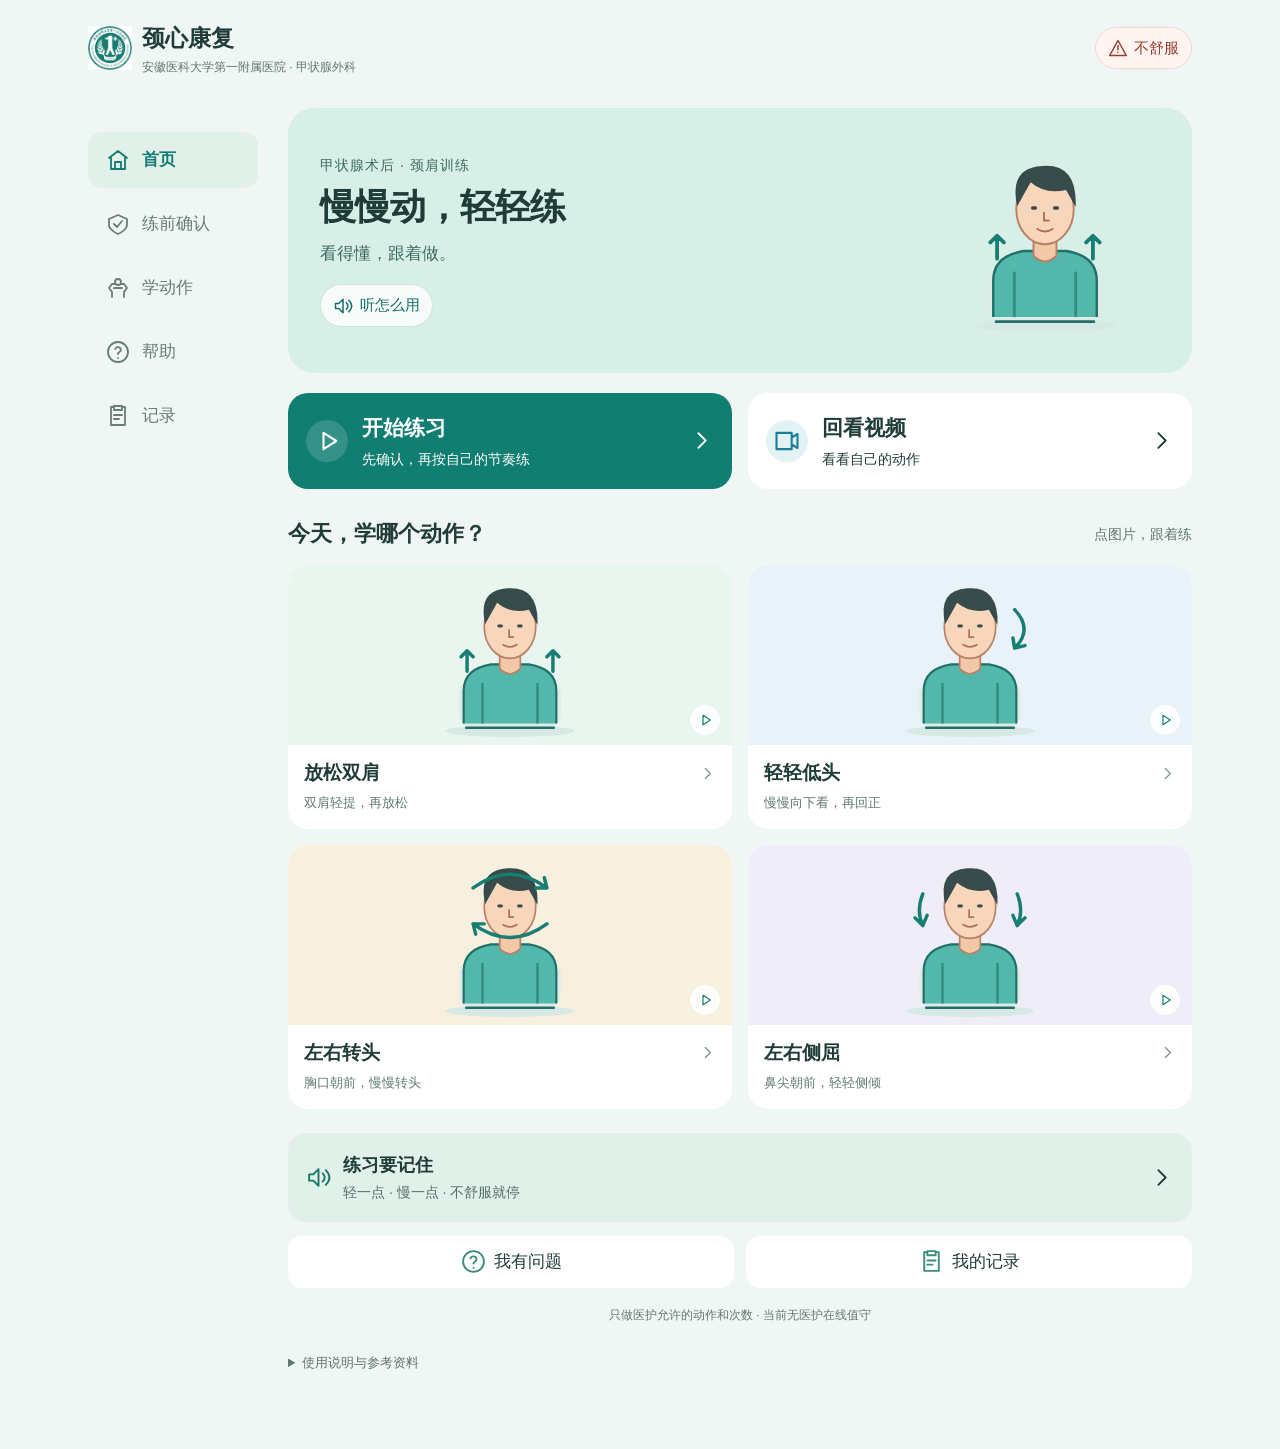
<file: index.html>
<!DOCTYPE html>

<html lang="zh-CN">
<head>
<meta charset="utf-8"/><meta content="width=device-width,initial-scale=1" name="viewport"/>
<meta content="#137e73" name="theme-color"/>
<title>颈心康复 · 安徽医科大学第一附属医院甲状腺外科</title>
<link href="assets/hospital-logo.png" rel="icon" type="image/png"/>
<link href="assets/hospital-logo.png" rel="apple-touch-icon"/>
<link href="style.css?v=20261104-visual" rel="stylesheet"/>
</head>
<body><header class="app-header"><a class="brand" data-go="home" href="#"><img alt="医院院徽" height="44" src="assets/hospital-logo.png" width="44"/><span>颈心康复<small>安徽医科大学第一附属医院 · 甲状腺外科</small></span></a><button aria-haspopup="dialog" class="urgent-button" id="urgent" type="button"><span data-icon="alert"></span>不舒服</button></header>

<div class="shell">
<aside><nav aria-label="主导航"><button aria-current="page" class="nav active" data-tab="home" type="button"><span data-icon="home"></span><span>首页</span></button><button class="nav" data-tab="screen" type="button"><span data-icon="shield"></span><span>练前确认</span></button><button class="nav" data-tab="practice" type="button"><span data-icon="exercise"></span><span>学动作</span></button><button class="nav" data-tab="guide" type="button"><span data-icon="help"></span><span>帮助</span></button><button class="nav" data-tab="record" type="button"><span data-icon="record"></span><span>记录</span></button></nav></aside>
<main><section class="page home-page" id="home">
<div class="welcome"><div><p class="hospital-label">甲状腺术后 · 颈肩训练</p><h1>慢慢动，轻轻练</h1><p>看得懂，跟着做。</p><button class="voice-button" id="listen-home" type="button"><span data-icon="sound"></span>听怎么用</button></div><img alt="坐稳并放松双肩的动作示意" class="welcome-person" src="assets/movements/relax.svg"/></div>
<div class="main-actions"><button class="start-card" data-go="screen" type="button"><span class="action-symbol" data-icon="play"></span><span><strong>开始练习</strong><small>先确认，再按自己的节奏练</small></span><span data-icon="arrow"></span></button><button class="review-card" id="home-review" type="button"><span class="action-symbol" data-icon="video"></span><span><strong>回看视频</strong><small>看看自己的动作</small></span><span data-icon="arrow"></span></button></div>
<section aria-labelledby="movement-title" class="home-movements"><div class="section-title"><h2 id="movement-title">今天，学哪个动作？</h2><span>点图片，跟着练</span></div><div class="movement-grid" id="home-exercises"></div></section>
<div class="home-bottom"><button class="audio-help" id="listen-safety" type="button"><span data-icon="sound"></span><span><strong>练习要记住</strong><small>轻一点 · 慢一点 · 不舒服就停</small></span><span data-icon="arrow"></span></button><div class="help-pair"><button data-go="guide" type="button"><span data-icon="help"></span>我有问题</button><button data-go="record" type="button"><span data-icon="record"></span>我的记录</button></div></div>
<p class="home-disclaimer">只做医护允许的动作和次数 · 当前无医护在线值守</p>
</section>

<section class="page" hidden="" id="screen">
<div class="intro"><h1>先确认，再练习</h1><p>每次练习前，回答5个问题。</p><button class="voice-button" id="listen-question" type="button"><span data-icon="sound"></span>听这一题</button></div>
<form id="screen-form">
<div id="screen-questions">
<div class="step-progress"><span aria-live="polite" id="screen-count">第1题，共5题</span><progress aria-label="练前确认进度" id="screen-progress" max="5" value="1">1 / 5</progress></div>
<fieldset aria-describedby="emergency-hint" class="screen-step" data-question="emergency">
<legend tabindex="-1">现在有没有紧急情况？</legend><div aria-hidden="true" class="question-symbol" data-icon="alert"></div>
<ul class="symptom-list" id="emergency-hint"><li>喘不过气，或吸气有尖锐响声</li><li>脖子突然肿起，或越来越紧</li><li>伤口明显出血</li></ul>
<div class="answer-options"><label><input name="emergency" required="" type="radio" value="no"/><span>都没有</span><span aria-hidden="true" class="answer-symbol" data-icon="check"></span></label><label><input name="emergency" type="radio" value="yes"/><span>有一项，或说不清</span><span aria-hidden="true" class="answer-symbol" data-icon="help"></span></label></div>
</fieldset>
<fieldset aria-describedby="review-hint" class="screen-step" data-question="review" hidden="">
<legend tabindex="-1">有没有新出现或加重的不舒服？</legend><div aria-hidden="true" class="question-symbol" data-icon="heart"></div>
<ul class="symptom-list" id="review-hint"><li>喝水呛、声音变哑或带水声、口水不好咽</li><li>嘴周或手指发麻、抽筋</li><li>更疼、头晕、恶心、心慌、很累</li></ul>
<div class="answer-options"><label><input name="review" required="" type="radio" value="no"/><span>没有</span><span aria-hidden="true" class="answer-symbol" data-icon="check"></span></label><label><input name="review" type="radio" value="yes"/><span>有，或说不清</span><span aria-hidden="true" class="answer-symbol" data-icon="help"></span></label></div>
</fieldset>
<fieldset class="screen-step" data-question="clearance" hidden="">
<legend tabindex="-1">医护让您做这些动作了吗？</legend><div aria-hidden="true" class="question-symbol" data-icon="shield"></div>
<div class="answer-options"><label><input name="clearance" required="" type="radio" value="yes"/><span>已允许，也告诉我练多少</span><span aria-hidden="true" class="answer-symbol" data-icon="check"></span></label><label><input name="clearance" type="radio" value="no"/><span>没有，或不清楚</span><span aria-hidden="true" class="answer-symbol" data-icon="help"></span></label></div>
</fieldset>
<fieldset aria-describedby="special-hint" class="screen-step" data-question="special" hidden="">
<legend tabindex="-1">有下面这些情况吗？</legend><div aria-hidden="true" class="question-symbol" data-icon="help"></div>
<ul class="symptom-list" id="special-hint"><li>侧颈清扫、特殊入路或重建手术</li><li>原来就有吞咽困难、明显声音异常</li><li>严重颈椎疾病</li></ul>
<div class="answer-options"><label><input name="special" required="" type="radio" value="no"/><span>没有</span><span aria-hidden="true" class="answer-symbol" data-icon="check"></span></label><label><input name="special" type="radio" value="reviewed"/><span>有，医护已单独同意这些动作</span><span aria-hidden="true" class="answer-symbol" data-icon="check"></span></label><label><input name="special" type="radio" value="yes"/><span>有或不清楚，还没单独问过医护</span><span aria-hidden="true" class="answer-symbol" data-icon="help"></span></label></div>
</fieldset>
<fieldset class="screen-step" data-question="stable" hidden="">
<legend tabindex="-1">能坐稳，并保护好伤口和管子吗？</legend><div aria-hidden="true" class="question-symbol" data-icon="seat"></div>
<div class="answer-options"><label><input name="stable" required="" type="radio" value="yes"/><span>能，已按医护要求准备好</span><span aria-hidden="true" class="answer-symbol" data-icon="check"></span></label><label><input name="stable" type="radio" value="no"/><span>不能，或不清楚</span><span aria-hidden="true" class="answer-symbol" data-icon="help"></span></label></div>
</fieldset>
<p class="form-hint" hidden="" id="screen-hint" role="status">请先选一个回答。</p>
<div class="step-actions"><button hidden="" id="screen-back" type="button">上一题</button><button class="primary" id="screen-next" type="button">下一题</button><button class="primary" hidden="" id="screen-submit" type="submit">完成确认</button></div>
</div>
</form>
<div aria-live="polite" class="result" hidden="" id="screen-result" role="status"></div>
</section>
<section class="page" hidden="" id="practice">
<div class="intro"><h1>开始练习</h1><p>先看示意，再按医护交代的要求练。</p></div>
<div class="notice" id="locked"><p>先完成练前确认，再开始练习。</p><button class="primary" data-go="screen" type="button">去确认</button></div>
<div hidden="" id="workspace"><a id="camera-practice-entry" href="guide.html?v=20261108-steps" style="display:flex;align-items:center;justify-content:space-between;gap:12px;margin:0 0 18px;padding:18px;background:#176b58;color:white;border-radius:14px;text-decoration:none;font-size:20px;font-weight:600"><span>按自己的节奏练<small style="display:block;font-size:15px;font-weight:400;margin-top:6px">动画分步示范 · 准备好了再继续</small></span><span aria-hidden="true">→</span></a><div aria-label="选择颈肩动作" class="exercise-picker" id="exercise-picker"></div>
<label class="sr-only" for="exercise">这次练哪个动作？</label><select class="sr-only" id="exercise"></select>
<article class="exercise-panel"><div class="movement-stage"><div class="stage-text"><span class="stage-label">动作示意</span><h2 id="stage-name">颈肩放松</h2><p id="stage-caption">坐稳，轻轻做</p><button class="voice-button" id="listen-exercise" type="button"><span data-icon="sound"></span>听动作讲解</button></div><div class="patient-scene" id="patient-scene"></div></div><div class="demo-controls"><button class="primary" id="demo-toggle" type="button"><span data-icon="play"></span>播放动作示意</button><span>示意幅度不作训练目标</span></div>
<h2 class="sr-only" id="exercise-title"></h2><ol class="action-steps" id="exercise-how"></ol>
<p class="safety-line">轻柔、慢一点。不舒服就停下。</p>
<details class="quiet-details"><summary>练多少？要注意什么？</summary><p>次数以医护交代的为准，不自行加量。</p><p id="exercise-dose"></p><p class="muted" id="exercise-source"></p><ul><li>不用手扳头，不绕圈，不自行做抗阻训练。</li></ul></details>
</article>
<section aria-labelledby="video-title" class="video-panel">
<h2 id="video-title">看看自己的动作</h2><div class="video-steps"><span><b>1</b>拍视频</span><span><b>2</b>回看动作</span><span><b>3</b>请医护指导</span></div>
<p class="muted">只在这台设备处理，不会发送到医院。</p>
<ul class="capture-guide" hidden="" id="ai-capture"><li>手机固定，1人入镜，拍全头、肩和腰。</li><li>开头2秒坐正。拍6～45秒，建议6～15秒。</li><li>只拍已获准的练习，不为拍摄加练。</li></ul>
<label class="filebutton">选择或拍摄视频 <input accept="video/*" capture="user" id="video-file" type="file"/></label>
<p class="muted" id="video-status" role="status">还没有选择视频</p>
<video controls="" hidden="" id="video" playsinline=""></video>
<div class="tools" hidden="" id="video-tools"><button id="slow" type="button">慢放</button><button id="normal" type="button">正常播放</button><button id="remove-video" type="button">移除视频</button></div>
</section><div class="ai-entry-banner"><span data-icon="scan"></span><div><strong>AI 帮你找回看片段</strong><p id="ai-entry-state">选好低头、转头或侧屈，再选择视频。</p></div></div>
<details class="task-details" id="selfcheck-details">
<summary>自己检查动作</summary>
<h3>对照这几个要点</h3><ol id="checkpoints"></ol>
<h3>我看到的问题</h3><div id="issues"></div>
<label class="check discomfort"><input id="discomfort" type="checkbox"/>练习时有新出现或加重的不舒服</label>
<button class="primary" id="feedback" type="button">查看自查建议</button>
<div aria-live="polite" class="result" hidden="" id="feedback-result" role="status"></div>
<div class="bottom-actions"><button id="record-session" type="button">记到我的记录</button><span class="muted">仅本次保留，未发送医护。</span></div>
</details>
<section aria-labelledby="ai-title" class="ai-panel" hidden="" id="ai-panel">
<p class="ai-entry-note">先选动作和视频，再分析。提示需医护复核。</p><h2 id="ai-title">AI 辅助回看</h2>
<p>只看低头、转头、侧屈时的肩膀和身体变化。</p>
<p class="ai-boundary">未经临床验证，不能判断动作合格或安全。</p>
<label class="check"><input id="ai-baseline" type="checkbox"/>手机固定，开头2秒正面坐好</label>
<label class="check"><input id="ai-consent" type="checkbox"/>我明白结果需要医护复核</label>
<div class="tools"><button id="ai-prepare" type="button">准备AI</button><button class="primary" id="ai-start" type="button">开始分析</button><button disabled="" id="ai-cancel" type="button">取消</button></div>
<p aria-live="polite" id="ai-status" role="status">首次先点“准备AI”，再开始分析。</p>
<div aria-live="polite" id="ai-result"></div><canvas aria-label="视频回看画面及人体关键点，仅供医护复核" hidden="" id="ai-canvas"></canvas>
<details class="technical-details"><summary>AI原理与适用范围</summary><p>不评估头颈角度、其他动作、吞咽、疼痛或切口。多人入镜、画面不清或参考姿势不稳时无法判断；未提示异常也不代表动作合格或安全。</p><p>临床依据：甲状腺术后康复研究支持开展经许可的训练；轻柔活动、疼痛时寻求专业建议等原则见公开患者教育。<strong>这些证据并未验证本算法或本系统的纠错疗效。</strong></p>
<p>技术：MediaPipe Pose Landmarker 1.2.0 在设备上识别人体关键点，再与本人前两秒的参考画面比较。只看相对投影变化，不测临床颈椎活动度、不认定“转体”或“抬肩”的原因。固定镜头仍不能完全排除视角和模型误差。</p>
<p>工程触发参数：可见度 ≥0.70、有效帧比例 ≥70%、至少12个有效帧；参考帧至少4帧。投影肩线/躯干方向变化超过8°、双肩投影宽度变化超过25%或归一化位置变化超过0.18，且连续至少3个采样帧，才标出回看片段。参考姿势稳定性参数为5°。<strong>以上是探索性工程设置，并非文献或指南给出的临床阈值，不用于评价患者。</strong></p>
<p>没有触发提示也不等于安全或动作合格。当前不识别颈部前屈角、转头角、呼吸、吞咽；转头时的肩部投影变化可能来自视角，需人工复核。首次需下载模型约6 MB及计算组件约14 MB（设备可能使用不同组件），之后可复用浏览器缓存。视频帧仅在本设备处理，不上传。视频模式逐帧分析保留每秒3帧采样和原有触发规则；未完成或超时不生成判断。</p>
<ul><li><a href="https://pubmed.ncbi.nlm.nih.gov/41778443/" rel="noopener" target="_blank">Huang 等，2026：甲状腺术后联合康复随机试验</a>（临床背景，不是AI验证）。</li><li><a href="https://www.cuh.nhs.uk/patient-information/neck-and-shoulder-exercises/" rel="noopener" target="_blank">CUH 颈肩术后训练患者教育，2024批准版</a>（一般术后康复背景；不将其剂量直接套用至所有甲状腺患者）。</li><li><a href="https://developers.google.com/edge/mediapipe/solutions/vision/pose_landmarker/web_js" rel="noopener" target="_blank">Google MediaPipe 官方技术说明</a>（技术能力，不构成医疗器械或临床效能认可）。</li></ul></details>
</section>
</div>
</section>
<section class="page" hidden="" id="guide">
<div class="intro"><h1>常见问题</h1><p>点问题看建议，也可以点喇叭听。</p><button class="voice-button" id="listen-guide" type="button"><span data-icon="sound"></span>听常见提醒</button></div>
<div class="topic-list" id="topics"></div>
<details class="quiet-details"><summary>我还有别的问题</summary>
<form id="ask-form"><label class="fieldlabel" for="question">说说您的问题</label><div class="ask-row"><input id="question" maxlength="300" placeholder="例如：练习时头晕怎么办？" required=""/><button class="primary" type="submit">查看建议</button></div><p class="muted">请勿填姓名、电话。按预设内容回答，无人在线回复。</p></form>
</details>
<div aria-live="polite" class="result" hidden="" id="answer" role="status"></div>
</section>
<section class="page" hidden="" id="record">
<div class="intro"><h1>我的记录</h1><p>方便回顾，或给医护看。</p></div>
<div id="records"></div><p class="notice" hidden="" id="ai-record-note">本次AI回看结果也会写入下载文件。</p>
<details class="quiet-details"><summary>补充一句话（可选）</summary><label class="fieldlabel" for="note">想记录什么？</label><textarea id="note" maxlength="300" placeholder="例如：今天右侧牵拉感比昨天明显。" rows="3"></textarea><p class="muted">只作记录，无人在线查看；不舒服请先联系医护。勿填姓名、电话。</p></details>
<div hidden="" id="record-tools"><div class="tools"><button class="primary" id="export" type="button">下载记录</button><button id="clear-record" type="button">清空本次</button></div><p class="muted">只下载到本设备，不会自动发送。</p></div>
</section>
<footer id="sources"><details><summary>使用说明与参考资料</summary><p>训练条目根据提供的护理方案整理，需经科室审核后用于临床。颈肩训练参考量来自护理方案，不替代个体医嘱。原型无精确角度测量、吞咽评估、动作评分、自动进阶、药物指导或急救监测功能。</p><p>所选视频使用本地临时地址回放，不上传、不存入数据库；刷新或关闭后会话记录清空。服务器不接收表单与问题，不使用分析追踪脚本。请勿在公用设备留下下载的反馈单。</p><ul><li>[2] 甲状腺癌加速康复外科围术期护理专家共识，2022，DOI：10.12102/j.issn.1009-6493.2022.01.001。</li><li>[4] Miyauchi 等，2021，术后颈部伸展。DOI：10.1089/ve.2021.0003。</li><li>[5] 甲状腺手术声音改变管理指南，2022。DOI：10.21053/ceo.2021.00633。</li><li><a href="https://www.thyroid.org/post-operative-expectations/" rel="noopener" target="_blank">美国甲状腺协会：术后注意事项与紧急症状</a></li><li><a href="https://www.mskcc.org/cancer-care/patient-education/about-your-thyroid-surgery" rel="noopener" target="_blank">MSK：甲状腺手术患者教育</a></li></ul><p>版本：0.2 · 医护评审用途 · 2026-11-01。已加入本地人体关键点辅助筛查；未接入微信小程序、院内账号、护士审核后台或经过临床验证的动作识别。</p></details></footer>
</main>
</div>
<dialog aria-labelledby="urgent-title" id="urgent-dialog">
<h2 id="urgent-title">先停下来</h2>
<div class="urgent-block"><h3>这些情况，马上求助</h3><ul><li>喘不过气，或吸气有尖锐声</li><li>脖子突然肿起、越来越紧</li><li>明显出血</li></ul><p><strong>马上叫身边医护。院外立即拨打当地急救电话（中国大陆120）。</strong></p><p>不要等网页回复。</p></div>
<h3>这些变化，尽快联系医护</h3><p>喝水呛、声音带水声、口水难咽：先停饮水和相关训练，不反复试水。</p><p>新发或加重的声哑、发麻、抽筋、疼痛、头晕等，也要先停练并联系医护。</p>
<button class="primary" id="close-urgent" type="button">我知道了</button>
</dialog>
<script src="app.js?v=20261104-visual" type="module"></script><script src="visual-ui.js?v=20261104-visual" type="module"></script>
<div aria-live="polite" class="voice-status" hidden="" id="voice-status" role="status"></div></body></html>
</file>
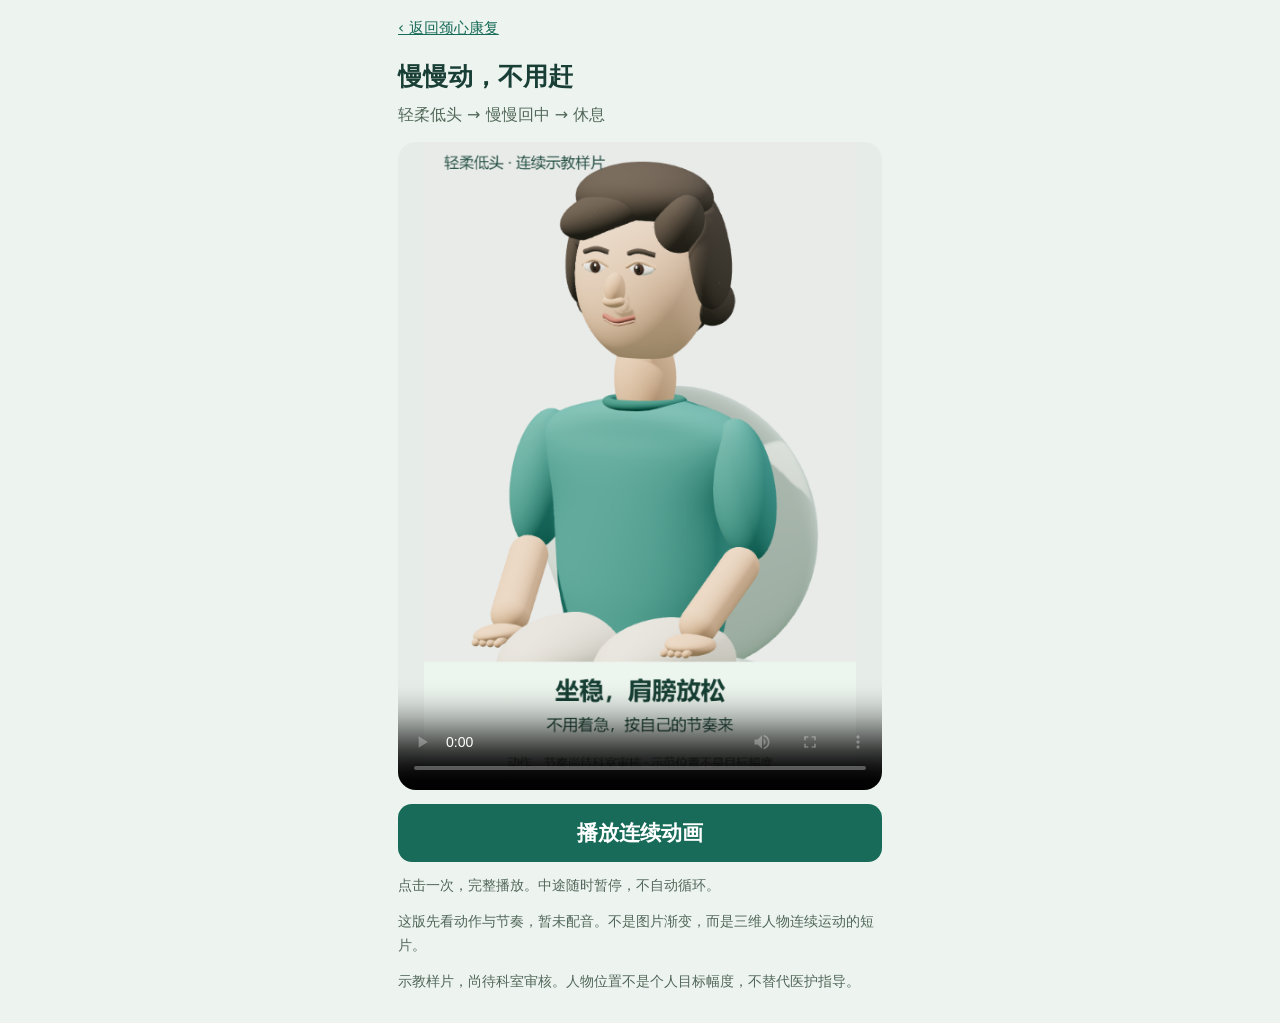
<file: continuous-demo.html>
<!doctype html><html lang="zh-CN"><meta charset="utf-8"><meta name="viewport" content="width=device-width,initial-scale=1"><meta name="theme-color" content="#176b58"><title>颈心康复 · 连续动画样片</title><style>*{box-sizing:border-box}body{margin:0;background:#edf4ef;color:#183e35;font-family:system-ui,"Microsoft YaHei",sans-serif}main{max-width:520px;margin:auto;padding:18px}a{color:#176b58;font-size:15px}h1{font-size:25px;margin:22px 0 8px}p{line-height:1.7}video{width:100%;display:block;border-radius:18px;background:#e6ede8;max-height:72vh}button{width:100%;min-height:58px;padding:14px;font:600 21px system-ui;border:0;border-radius:14px;background:#176b58;color:#fff;margin-top:14px}button:focus-visible{outline:3px solid #143f32;outline-offset:3px}.sub{font-size:16px;color:#516759;margin:0 0 14px}.note{font-size:14px;color:#52675b;margin:12px 0}.error{padding:15px;border:1px solid #abaaa0;border-radius:12px}[hidden]{display:none}</style><main><a href="./index.html">‹ 返回颈心康复</a><h1>慢慢动，不用赶</h1><p class="sub">轻柔低头 → 慢慢回中 → 休息</p><video id="demo" controls playsinline preload="metadata" poster="assets/nod-continuous-poster.png"><source src="assets/nod-continuous.mp4" type="video/mp4">当前浏览器无法播放，请使用手机系统浏览器打开。</video><button id="play">播放连续动画</button><p id="status" class="note" role="status" aria-live="polite">点击一次，完整播放。中途随时暂停，不自动循环。</p><p class="note">这版先看动作与节奏，暂未配音。不是图片渐变，而是三维人物连续运动的短片。</p><p class="note">示教样片，尚待科室审核。人物位置不是个人目标幅度，不替代医护指导。</p><p id="error" class="error" hidden>视频未加载成功，请检查网络后刷新，或使用手机系统浏览器打开。</p></main><script src="continuous-demo.js?v=20261108-video"></script></html>
</file>
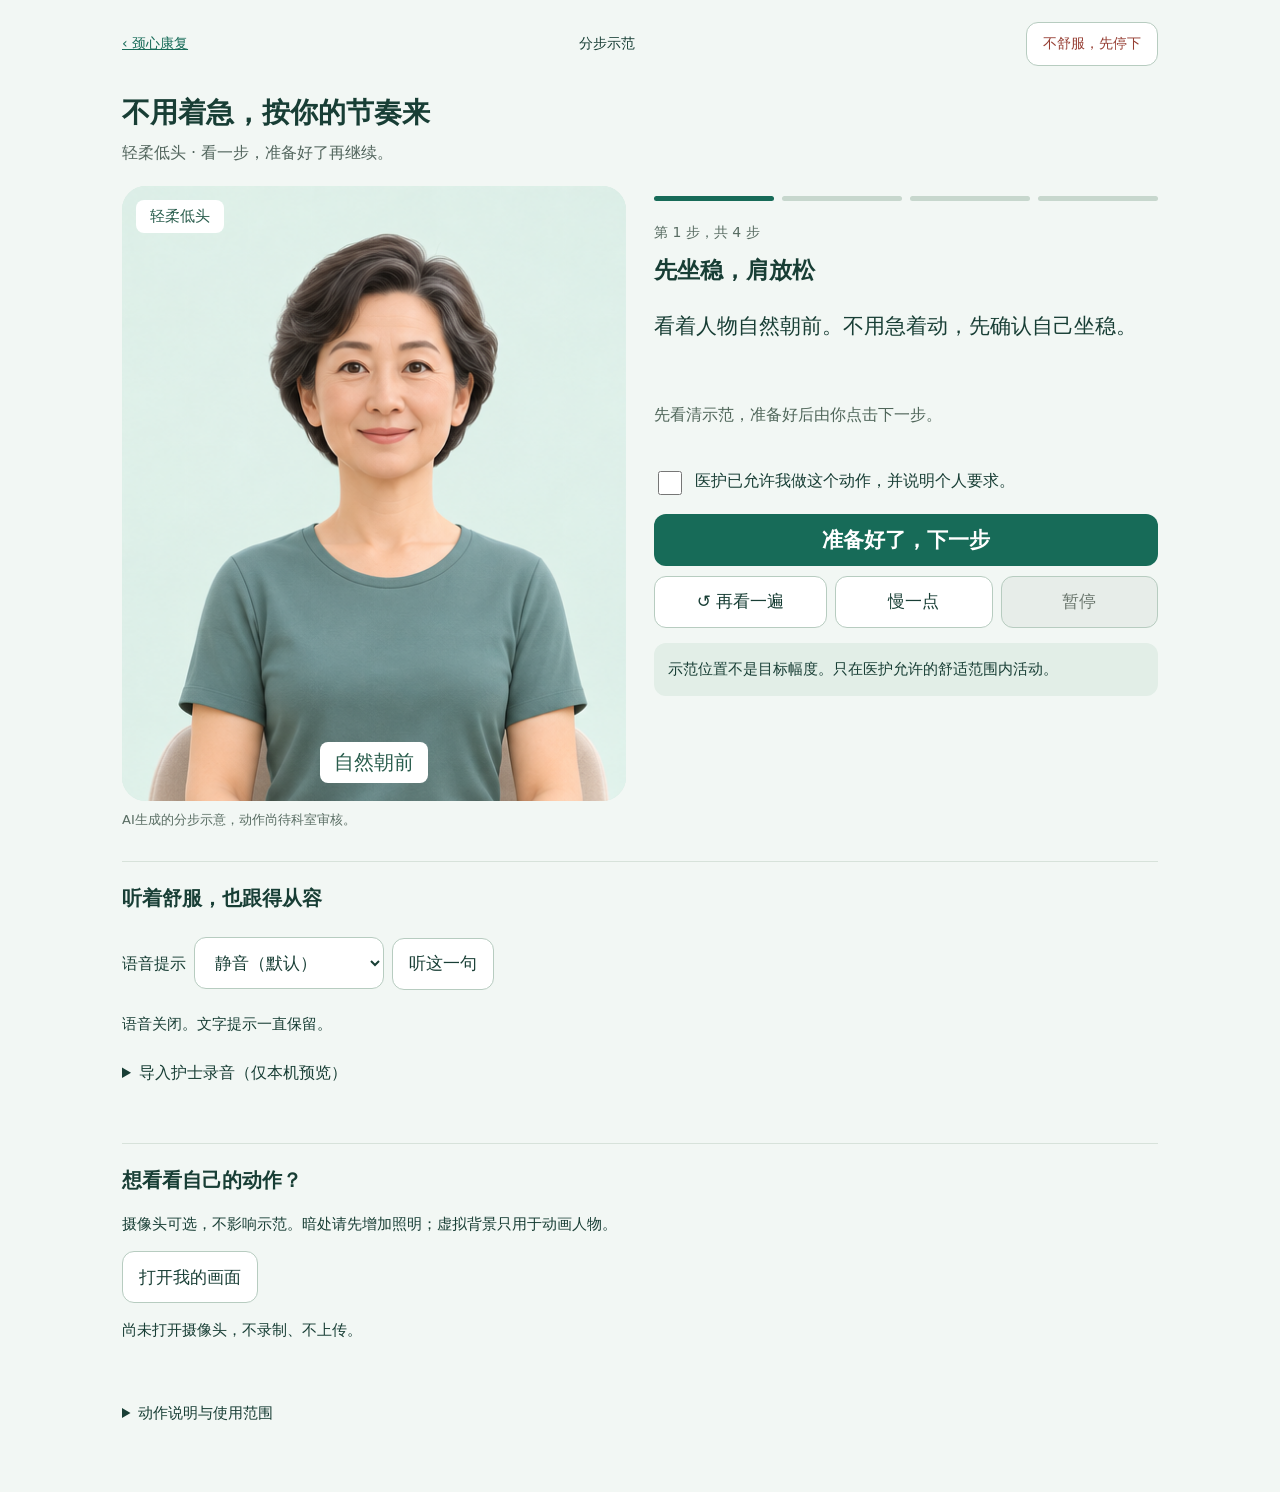
<file: guide.html>
<!doctype html><html lang="zh-CN"><meta charset="utf-8"><meta name="viewport" content="width=device-width,initial-scale=1"><meta name="theme-color" content="#176b58"><title>颈心康复 · 按你的节奏来</title><link rel="stylesheet" href="guide.css?v=20261108-steps"><body><main><header><a href="./index.html">‹ 颈心康复</a><span>分步示范</span><button id="urgent" class="quiet danger">不舒服，先停下</button></header><h1>不用着急，按你的节奏来</h1><p class="intro">轻柔低头 · 看一步，准备好了再继续。</p><div class="layout"><section class="stage-wrap"><div class="stage" aria-label="动画人物的分步动作示意"><div id="actor-base" class="actor"></div><div id="actor-next" class="actor"></div><span class="stage-label">轻柔低头</span><span id="pose-label" class="pose-label">自然朝前</span><div id="image-error" hidden>示意图未加载，请检查网络后刷新。<br>可以先阅读下方动作说明。</div></div><p class="art-note">AI生成的分步示意，动作尚待科室审核。</p></section><section class="panel"><div id="progress" class="progress" aria-label="四个步骤"></div><p id="step-count" class="eyebrow"></p><h2 id="step-title"></h2><p id="step-text" class="instruction"></p><p id="status" role="status" aria-live="polite"></p><label class="permission"><input id="confirm" type="checkbox">医护已允许我做这个动作，并说明个人要求。</label><button id="next" class="primary">准备好了，下一步</button><div class="controls"><button id="replay">↺ 再看一遍</button><button id="slower" aria-pressed="false">慢一点</button><button id="pause" disabled>暂停</button></div><button id="restart" hidden>从头回看示范</button><p class="reminder">示范位置不是目标幅度。只在医护允许的舒适范围内活动。</p></section></div><section class="settings"><h2>听着舒服，也跟得从容</h2><label for="voice-mode">语音提示</label><select id="voice-mode"><option value="off">静音（默认）</option><option value="natural">设备自然音色预览</option><option value="recorded">护士录音预览</option></select><button id="listen">听这一句</button><p id="voice-status" role="status">语音关闭。文字提示一直保留。</p><details><summary>导入护士录音（仅本机预览）</summary><p>由护士自然、缓慢地录制下列口令。录音仅用于当前页面预览，不上传，关闭页面后释放；正式统一音色需将审核后的音频部署到网站。</p><div id="recording-inputs"></div></details></section><section class="settings"><h2>想看看自己的动作？</h2><p>摄像头可选，不影响示范。暗处请先增加照明；虚拟背景只用于动画人物。</p><button id="camera-toggle">打开我的画面</button><p id="camera-status" role="status">尚未打开摄像头，不录制、不上传。</p><video id="self-view" autoplay playsinline muted hidden></video></section><details class="notes"><summary>动作说明与使用范围</summary><p>坐稳，双肩自然放松。缓慢向下看，在个人允许范围内完成，再慢慢回中。不要求下巴贴胸，不用手按头。保持时间和次数按个人医护指导执行。</p><p>动作方向参考《甲状腺癌加速康复外科围术期护理专家共识》（2022）第3.15节，及University Hospital Southampton的Neck flexion分步资料。后者为颈清扫患者教育资料，不能把其启动时间或剂量混用到所有甲状腺手术。</p><p>本页面展示关键姿势之间的渐变，不是连续三维运动捕捉或临床验证视频，不测角度、不识别患者是否跟上、不评分、不自动进阶。慢速仅调整示意切换，不决定患者训练剂量。</p><p><a href="https://www.uhs.nhs.uk/Media/UHS-website-2019/Patientinformation/Surgery/Exercises-after-having-neck-dissection-surgery-3420-PIL.pdf" target="_blank" rel="noopener">查看分步动作资料</a></p></details></main><dialog id="urgent-dialog" aria-labelledby="urgent-title"><h2 id="urgent-title">先停下来，休息并求助</h2><p>有新发或加重的疼痛、头晕、发麻、抽筋、声哑或喝水呛等情况，请暂停练习并联系医护。</p><p><strong>呼吸困难、颈部迅速肿紧或明显出血：马上求助。院外拨打120或当地急救电话，不要等待网页答复。</strong></p><button id="urgent-close">知道了，继续休息</button></dialog><script type="module" src="guide.js?v=20261108-steps"></script></body></html>
</file>
<file: style.css>
/* Patient app: a visual action library, large controls and optional spoken guidance. */
:root{--ink:#203c39;--muted:#607873;--green:#137e73;--paper:#f0f6f4;--line:#dfeae6;--red:#ad3b3b;--surface:#fff;--panel:#f4f9f7;--selected:#e0f3ee}
*{box-sizing:border-box}body{margin:0;background:var(--paper);color:var(--ink);font:17px/1.65 "Microsoft YaHei","PingFang SC",sans-serif}button,input,select,textarea{font:inherit}button,a,input,select,textarea,summary{touch-action:manipulation}button{min-height:48px;padding:12px 18px;border:1px solid var(--line);border-radius:14px;background:#fff;color:var(--ink);cursor:pointer}button:hover{background:#edf7f3}button:active{transform:translateY(1px)}button:disabled{background:#e8efec;color:#62736e;cursor:default}button:focus-visible,a:focus-visible,input:focus-visible,summary:focus-visible,select:focus-visible,textarea:focus-visible{outline:3px solid #107d70;outline-offset:4px}[hidden]{display:none!important}a{color:var(--green)}p{margin:0 0 12px}h1,h2,h3{margin:0;font-weight:600;line-height:1.4}h1{font-size:28px}h2{font-size:22px}h3{font-size:19px}svg{display:block;width:25px;height:25px}button svg{flex-shrink:0}button [data-icon]{display:inline-flex;vertical-align:middle}.primary{background:var(--green);color:#fff;border-color:var(--green);font-weight:600}.primary:hover{background:#086b61}.muted{color:var(--muted);font-size:15px}.sr-only{position:absolute!important;width:1px;height:1px;padding:0;margin:-1px;overflow:hidden;clip:rect(0,0,0,0);white-space:nowrap;border:0}
.app-header{max-width:1160px;margin:auto;display:flex;align-items:center;justify-content:space-between;padding:20px 28px;gap:12px}.brand{display:flex;align-items:center;gap:10px;color:var(--ink);text-decoration:none;font-size:23px;font-weight:600}.brand img{width:44px;height:44px;object-fit:contain}.brand small{display:block;color:var(--muted);font-size:12px;font-weight:400;line-height:1.5}.urgent-button{display:flex;align-items:center;gap:6px;min-height:42px;background:#fff4f0;color:#973b30;border-color:#f0d9d1;padding:8px 12px;border-radius:30px;font-size:15px;white-space:nowrap}.urgent-button svg{width:20px;height:20px}.shell{max-width:1160px;margin:auto;padding:12px 28px 100px}main{min-width:0}aside nav{position:fixed;z-index:20;bottom:0;left:0;right:0;display:flex;justify-content:space-around;background:#fff;border-top:1px solid var(--line);padding:9px 6px max(10px,env(safe-area-inset-bottom));box-shadow:0 -3px 18px #173b2f06}.nav{display:flex;flex-direction:column;align-items:center;justify-content:center;gap:3px;width:20%;padding:3px 1px;border:0;border-radius:0;color:#667e76;font-size:13px;background:none;min-height:50px}.nav svg{width:24px;height:24px}.nav.active{color:var(--green);font-weight:600}.nav:hover{background:#f2f9f6}.page{animation:show .18s ease-out}.intro{display:flex;align-items:center;justify-content:space-between;gap:12px;flex-wrap:wrap;margin:8px 0 22px}.intro p{flex-basis:100%;margin:0;color:var(--muted)}.voice-button{display:inline-flex;align-items:center;justify-content:center;gap:7px;min-height:42px;padding:8px 12px;border-color:#cfe3dd;color:#136f65;font-size:15px;background:#ffffffc9;border-radius:24px}.voice-button svg{width:20px;height:20px}
.welcome{position:relative;display:flex;align-items:center;justify-content:space-between;gap:8px;background:#d8efe8;border-radius:26px;padding:30px 32px;overflow:hidden;min-height:238px}.welcome h1{font-size:36px;letter-spacing:-1px;margin:5px 0 8px}.welcome p{color:#3e6b61;margin:0 0 16px}.welcome .hospital-label{font-size:14px;letter-spacing:1px;margin:0}.welcome-person{width:230px;height:205px;object-fit:contain;align-self:flex-end}.main-actions{display:grid;grid-template-columns:1fr 1fr;gap:16px;margin:20px 0 30px}.main-actions button{display:flex;align-items:center;text-align:left;gap:14px;border:0;padding:22px;border-radius:20px}.main-actions strong{font-size:23px;display:block}.main-actions small{font-size:14px;display:block;margin-top:2px;font-weight:400}.start-card{background:#117e72;color:#fff}.start-card:hover{background:#096b61}.review-card{background:#fff;color:var(--ink)}.action-symbol{display:flex;align-items:center;justify-content:center;width:50px;height:50px;border-radius:50%;background:#ffffff26;color:inherit}.action-symbol svg{width:28px;height:28px}.review-card .action-symbol{color:#197f96;background:#e2f2f5}.main-actions button>[data-icon]:last-child{margin-left:auto}.section-title{display:flex;justify-content:space-between;align-items:center;margin-bottom:16px;gap:10px}.section-title span{font-size:14px;color:var(--muted)}.movement-grid{display:grid;grid-template-columns:repeat(4,1fr);gap:16px}.movement-card{text-align:left;padding:0 0 16px;border:0;border-radius:20px;background:#fff;overflow:hidden}.movement-thumbnail{position:relative;background:#e9f5ef;overflow:hidden;margin-bottom:12px}.movement-card:nth-child(2) .movement-thumbnail{background:#e8f2f8}.movement-card:nth-child(3) .movement-thumbnail{background:#f7f0df}.movement-card:nth-child(4) .movement-thumbnail{background:#efedf7}.movement-thumbnail img{display:block;width:100%;height:170px;object-fit:contain}.mini-play{position:absolute;right:12px;bottom:10px;width:30px;height:30px;background:#ffffffdf;color:var(--green);border-radius:50%;display:grid;place-items:center}.mini-play svg{width:16px;height:16px}.movement-card-label{display:flex;justify-content:space-between;align-items:center;padding:0 16px}.movement-card-label strong{font-size:19px}.movement-card-label svg{width:17px;height:17px;color:#7e9690}.movement-card>small{display:block;padding:3px 16px 0;color:var(--muted);font-size:13px}.home-bottom{margin-top:24px}.audio-help{width:100%;display:flex;align-items:center;gap:12px;text-align:left;border:0;border-radius:18px;padding:18px;background:#e1f0e9}.audio-help>span:first-child{color:#187666}.audio-help strong{display:block;font-size:18px}.audio-help small{display:block;color:#526f65;font-size:14px}.audio-help>span:last-child{margin-left:auto}.help-pair{display:grid;grid-template-columns:1fr 1fr;gap:12px;margin-top:14px}.help-pair button{display:flex;align-items:center;justify-content:center;gap:8px;border:0}.help-pair svg{color:#3c8b7c}.home-disclaimer{font-size:12px;color:#62796f;text-align:center;margin:18px 0 0}
.step-progress{display:flex;gap:16px;align-items:center;color:var(--green);font-size:15px;margin-bottom:18px}progress{height:6px;width:130px;accent-color:var(--green)}#screen-form,.exercise-panel,.video-panel,.ai-panel,.task-details,.quiet-details,.notice,.result,.topic,.empty-record,.record-row{background:#fff;border:1px solid var(--line);border-radius:20px;padding:24px;margin:0 0 20px}.screen-step{border:0;padding:0;position:relative;min-width:0}.screen-step legend{font-size:23px;line-height:1.5;font-weight:600;padding:0;max-width:100%}.question-symbol{display:flex;align-items:center;justify-content:center;background:#e8f5ef;color:#217e6d;width:86px;height:86px;border-radius:50%;margin:22px auto}.question-symbol svg{width:43px;height:43px}.screen-step[data-question=emergency] .question-symbol{background:#fff0e9;color:#b4503b}.symptom-list{margin:0 0 22px;padding-left:25px;line-height:1.9}.answer-options{display:grid;gap:10px}.answer-options label{display:flex;gap:12px;align-items:center;border:1px solid #d6e4dd;border-radius:14px;padding:14px;min-height:62px;background:#f9fcfa;cursor:pointer}.answer-options label:has(input:checked){border:2px solid var(--green);padding:13px;background:#e7f5ee}.answer-options input{width:22px;height:22px;accent-color:var(--green);flex-shrink:0}.answer-symbol{margin-left:auto;color:#4f8b7b}.answer-symbol svg{width:24px;height:24px}.step-actions,.tools,.bottom-actions{display:flex;align-items:center;flex-wrap:wrap;gap:10px;margin-top:20px}.step-actions .primary{flex:1}.form-hint{color:#ad3b3b}.result h3{margin-bottom:10px}.result p{white-space:pre-line}.result.error{background:#fff5f1;border-color:#efd1c7}.notice p{margin-top:0}.notice .primary{display:block;margin-top:16px}.exercise-picker{display:grid;grid-template-columns:repeat(4,1fr);gap:10px;margin-bottom:18px}.exercise-chip{display:flex;flex-direction:column;align-items:center;gap:2px;padding:8px 4px;font-size:14px;border:1px solid transparent}.exercise-chip img{width:70px;height:62px}.exercise-chip.selected{border-color:var(--green);background:#e2f3ec;color:#0f6d61;font-weight:600}.exercise-panel{padding:0;overflow:hidden}.movement-stage{display:flex;align-items:center;justify-content:space-around;padding:22px;background:#e7f4ed;min-height:260px}.stage-label{color:#5b7d70;font-size:13px}.stage-text h2{font-size:27px;margin:5px 0}.stage-text p{color:#527366;font-size:15px}.patient-scene{width:240px;flex-shrink:0}.patient-scene>svg{width:100%;height:auto}.demo-controls{padding:18px 22px;display:flex;align-items:center;gap:14px;border-bottom:1px solid var(--line)}.demo-controls button{display:flex;align-items:center;gap:8px}.demo-controls span{font-size:13px;color:var(--muted)}.action-steps{list-style:none;padding:20px 24px 0;counter-reset:steps;margin:0}.action-steps li{counter-increment:steps;display:flex;align-items:baseline;gap:12px;margin-bottom:16px;font-size:19px}.action-steps li:before{content:counter(steps);display:inline-flex;align-items:center;justify-content:center;background:#e4f3ed;border-radius:50%;width:28px;height:28px;flex-shrink:0;color:var(--green);font-size:15px}.safety-line{margin:0;padding:0 24px 20px;color:#7d6144;font-size:15px}.exercise-panel .quiet-details{margin:0;border-width:1px 0 0;border-radius:0;background:#fbfcfb}.quiet-details summary,.task-details summary{cursor:pointer;font-size:17px;font-weight:600}.quiet-details p,.quiet-details ul{margin-top:12px;font-size:15px;color:var(--muted)}.video-panel h2{margin-bottom:12px}.video-steps{display:flex;gap:18px;flex-wrap:wrap;margin:12px 0 18px;color:#597467;font-size:14px}.video-steps b{display:inline-grid;place-items:center;border-radius:50%;background:#e3f2eb;width:24px;height:24px;margin-right:5px;color:#287565}.filebutton{display:flex;position:relative;justify-content:center;align-items:center;min-height:62px;background:var(--green);color:#fff;border-radius:14px;font-size:20px;font-weight:600;cursor:pointer;margin:16px 0}.filebutton input{position:absolute;inset:0;opacity:0;width:100%;cursor:pointer}.filebutton:focus-within{outline:3px solid #1d5b50;outline-offset:4px}video{width:100%;max-height:480px;background:#162f2b;border-radius:14px;display:block;margin-top:14px}.capture-guide{padding-left:22px;font-size:15px;color:var(--muted)}.ai-entry-banner{display:flex;align-items:center;gap:14px;padding:18px;border:1px solid #d6e7e2;border-radius:16px;background:#e9f4f0;margin:0 0 20px}.ai-entry-banner>span{color:#197d70}.ai-entry-banner svg{width:34px;height:34px}.ai-entry-banner strong{font-size:18px}.ai-entry-banner p{font-size:14px;margin:3px 0 0;color:#527267}.check{display:flex;align-items:flex-start;gap:10px;padding:12px 0;line-height:1.6}.check input{width:22px;height:22px;accent-color:var(--green);flex-shrink:0;margin-top:3px}.discomfort{color:#a44533}.task-details h3{margin-top:18px}#checkpoints{padding-left:24px}.ai-panel h2{margin-bottom:12px}.ai-boundary{padding:10px 12px;background:#fff4e6;color:#7a5a33;border-radius:10px;font-size:15px}.technical-details{margin-top:18px;font-size:14px;color:#65776e}.technical-details summary{cursor:pointer}.technical-details p{margin-top:12px}#ai-canvas{width:100%;height:auto;margin-top:14px;border-radius:12px}.ai-event{border-bottom:1px solid var(--line);padding:14px 0}.ai-event p{font-size:15px}.ai-entry-note{font-size:15px;color:var(--muted)}.topic{padding:18px 20px;margin-bottom:12px}.topic summary{cursor:pointer;font-size:19px}.topic-answer{padding-top:16px}.topic-answer p,#answer p{white-space:pre-line}.ask-row{display:flex;gap:10px;margin-top:12px}input[type=text],input:not([type]),textarea,select{max-width:100%;padding:12px;border:1px solid #cddfd5;border-radius:12px;background:#fff}textarea{width:100%}.ask-row input{width:100%;min-width:0}.fieldlabel{display:block;font-weight:600}.empty-record{text-align:center;padding:40px 24px}.record-row p{white-space:pre-line}.voice-status{position:fixed;z-index:50;left:50%;bottom:90px;transform:translateX(-50%);background:#214d41;color:#fff;padding:14px 20px;border-radius:30px;max-width:90vw;font-size:15px;text-align:center;box-shadow:0 4px 15px #183c3326;cursor:pointer}footer{margin:26px 0;font-size:13px;color:#61766c}footer summary{cursor:pointer}footer p,footer li{margin-top:10px}.app-note{font-size:12px;color:#6b7d73;margin:12px 0}dialog{max-width:540px;width:calc(100% - 32px);border:0;border-radius:22px;padding:28px;color:var(--ink)}dialog::backdrop{background:#18362c88}dialog h2{font-size:26px;margin-bottom:18px}.urgent-block{background:#fff1ea;border-radius:14px;padding:16px;margin:16px 0}.urgent-block h3{color:#a73c29}dialog .primary{width:100%;margin-top:18px}
.patient-scene .head{transform-box:fill-box;transform-origin:50% 90%}.playing.motion-tilt .head{animation:tilt 5s ease-in-out infinite}.playing.motion-nod .head{animation:nod 5s ease-in-out infinite}.playing.motion-turn .head{animation:turn 6s ease-in-out infinite}.playing.motion-relax svg>path:nth-of-type(1){animation:shrug 5s ease-in-out infinite}@keyframes tilt{0%,45%,100%{transform:rotate(0)}20%{transform:rotate(10deg)}75%{transform:rotate(-10deg)}}@keyframes nod{0%,50%,100%{transform:translateY(0) scaleY(1)}25%{transform:translateY(6px) scaleY(.88)}}@keyframes turn{0%,50%,100%{transform:translateX(0) scaleX(1)}25%{transform:translateX(5px) scaleX(.8)}75%{transform:translateX(-5px) scaleX(.8)}}@keyframes shrug{0%,50%,100%{transform:translateY(0)}25%{transform:translateY(-4px)}}@keyframes show{from{opacity:.6;transform:translateY(3px)}to{opacity:1;transform:none}}
@media(min-width:960px){aside nav{left:max(24px,calc((100% - 1104px)/2));top:132px;bottom:auto;right:auto;width:170px;display:flex;flex-direction:column;gap:8px;border:0;background:transparent;box-shadow:none;padding:0}.nav{width:100%;flex-direction:row;justify-content:flex-start;gap:12px;padding:14px 18px;font-size:17px;border-radius:14px}.nav.active{background:#e1f0e9}main{margin-left:200px}.movement-grid{grid-template-columns:repeat(2,1fr)}.movement-thumbnail img{height:180px}.main-actions strong{font-size:21px}.main-actions button{padding:18px}.action-symbol{width:42px;height:42px}.shell{padding-bottom:50px}.voice-status{bottom:25px}}
@media(max-width:600px){.app-header{padding:16px 18px 12px}.brand{font-size:22px;gap:8px}.brand img{width:38px;height:38px}.brand small{font-size:10px;max-width:220px}.urgent-button{font-size:13px;padding:7px 9px}.urgent-button svg{width:17px;height:17px}.shell{padding:6px 16px 100px}.welcome{border-radius:22px;padding:24px 20px 0;min-height:205px;align-items:flex-start}.welcome>div{z-index:1;min-width:0;padding-bottom:24px}.welcome h1{font-size:28px;white-space:nowrap;letter-spacing:0;margin:7px 0}.welcome p{font-size:15px;margin-bottom:13px}.welcome .hospital-label{font-size:12px;letter-spacing:0}.welcome-person{width:152px;height:170px;margin-right:-15px;margin-left:-20px}.welcome .voice-button{font-size:13px;padding:7px 10px;min-height:36px}.main-actions{gap:10px;margin:14px 0 24px}.main-actions button{padding:15px 12px;gap:8px;border-radius:17px;align-items:flex-start;flex-direction:column;min-height:146px;position:relative}.main-actions strong{font-size:21px;margin-top:3px}.main-actions small{font-size:12px}.main-actions button>[data-icon]:last-child{position:absolute;right:12px;top:21px}.main-actions button>[data-icon]:last-child svg{width:18px;height:18px}.action-symbol{width:36px;height:36px}.action-symbol svg{width:22px;height:22px}.section-title{align-items:baseline;margin-bottom:12px}.section-title h2{font-size:20px}.section-title span{font-size:12px}.movement-grid{grid-template-columns:repeat(2,1fr);gap:12px}.movement-thumbnail img{height:140px}.movement-card{border-radius:16px;padding-bottom:13px}.movement-card-label{padding:0 13px}.movement-card-label strong{font-size:19px}.movement-card>small{font-size:12px;padding:3px 13px 0}.home-bottom{margin-top:18px}.audio-help{padding:16px 13px;border-radius:16px}.audio-help small{font-size:12px}.home-disclaimer{font-size:11px;line-height:1.8}.home-movements{padding:0 1px}h1{font-size:26px}.intro{margin-top:10px;margin-bottom:18px;gap:9px}.intro p{font-size:15px}.intro .voice-button{margin-top:4px}#screen-form,.video-panel,.ai-panel,.task-details,.quiet-details,.notice,.result,.topic,.record-row{padding:20px 18px;border-radius:18px}.screen-step legend{font-size:22px}.question-symbol{width:76px;height:76px;margin:18px auto}.symptom-list{font-size:16px}.answer-options label{font-size:17px}.exercise-picker{gap:7px}.exercise-chip{font-size:12px;padding:6px 1px}.exercise-chip img{width:60px;height:54px}.movement-stage{padding:20px 16px;min-height:216px;gap:0}.stage-text h2{font-size:24px}.stage-text p{font-size:13px;max-width:142px}.stage-text .voice-button{font-size:12px;padding:7px 9px}.patient-scene{width:166px;margin-right:-5px}.demo-controls{padding:14px 16px;flex-wrap:wrap;gap:8px}.demo-controls button{flex:1;justify-content:center;font-size:17px}.demo-controls>span{flex-basis:100%;text-align:center;font-size:11px}.action-steps{padding:20px 16px 0}.action-steps li{font-size:18px;gap:10px}.safety-line{padding-left:16px;padding-right:16px;font-size:14px}.exercise-panel .quiet-details{border-radius:0}.video-steps{gap:10px;font-size:12px}.video-steps b{width:22px;height:22px;margin-right:3px}.video-panel h2{font-size:22px}.video-panel .muted{font-size:14px}.ai-entry-banner{padding:15px 12px;gap:10px}.ai-entry-banner strong{font-size:17px}.ai-entry-banner p{font-size:12px}.check{font-size:16px}.tools button{flex:1;white-space:nowrap;font-size:15px;padding:10px}.technical-details{font-size:12px}.voice-status{bottom:86px}.ask-row{flex-wrap:wrap}.ask-row button{width:100%}}
@media(max-width:350px){.brand small{max-width:170px;font-size:9px}.welcome h1{font-size:25px}.welcome-person{width:128px;margin-left:-29px}.section-title span{display:none}.patient-scene{width:140px}.stage-text .voice-button{font-size:11px}.movement-card-label strong{font-size:17px}.movement-card>small{font-size:11px}.main-actions strong{font-size:19px}.nav{font-size:11px}}
@media(prefers-reduced-motion:reduce){*,*:before,*:after{animation:none!important;scroll-behavior:auto!important;transition:none!important}}
</file>
<file: guide.css>
*{box-sizing:border-box}body{margin:0;background:#f2f7f4;color:#183e35;font-family:system-ui,"Microsoft YaHei",sans-serif}main{max-width:1080px;margin:auto;padding:22px}header{display:flex;align-items:center;gap:18px;justify-content:space-between;font-size:14px}a{color:#176b58}h1{font-size:28px;margin:28px 0 8px}h2{font-size:23px;line-height:1.45}p{line-height:1.65}.intro{margin:0 0 20px;color:#52655d}.layout{display:grid;grid-template-columns:1fr 1fr;gap:28px;align-items:start}.stage{position:relative;aspect-ratio:1/1.22;border-radius:24px;background:#dceee5;overflow:hidden}.actor{position:absolute;inset:0;background-image:url('assets/stepwise-nod.png');background-size:300% auto;background-repeat:no-repeat;background-position:0 0}#actor-next{opacity:0}.stage-label,.pose-label{position:absolute;padding:7px 14px;background:#fff;color:#285c4c;border-radius:8px}.stage-label{top:14px;left:14px;font-size:15px}.pose-label{bottom:18px;left:50%;transform:translateX(-50%);font-size:20px;white-space:nowrap}.art-note{font-size:13px;color:#596d63;margin:8px 0}.panel{padding:10px 0}.progress{display:flex;gap:8px}.progress span{height:5px;flex:1;background:#c7d7cd;border-radius:4px}.progress .current{background:#176b58}.eyebrow{font-size:14px;color:#586c62;margin:20px 0 0}.instruction{font-size:21px;min-height:72px}.panel h2{margin:10px 0}.panel #status{min-height:50px;color:#50665a}button,select{font:inherit;font-size:17px;min-height:52px;border:1px solid #b7ccc0;border-radius:12px;padding:12px 16px;background:#fff;color:#183e35;cursor:pointer}button:disabled{background:#e7ede9;color:#6b776e;cursor:default}.primary{width:100%;background:#176b58;color:white;font-size:21px;font-weight:600;border:0}.controls{display:grid;grid-template-columns:1.1fr 1fr 1fr;gap:8px;margin-top:10px}.permission{display:flex;gap:10px;align-items:start;line-height:1.6;margin:16px 0;font-size:16px}.permission input{height:24px;width:24px;flex-shrink:0}.reminder{font-size:15px;background:#e2eee7;padding:14px;border-radius:12px}.settings{padding:22px 0;border-top:1px solid #d7e2da;margin-top:22px}.settings h2{font-size:20px;margin-top:0}.settings select{max-width:100%;margin:8px}.settings p,.notes{font-size:15px}.settings details{margin-top:18px}summary{min-height:44px;padding:8px 0;cursor:pointer}.recording-row{display:block;margin:14px 0}.recording-row input{display:block;margin-top:7px;max-width:100%;font-size:14px}.quiet{font-size:14px;min-height:44px}.danger{color:#963e33}.notes{padding:16px 0 30px}#self-view{width:100%;max-width:440px;transform:scaleX(-1);border-radius:16px;background:#24362d}dialog{max-width:500px;border:1px solid #b6c6bd;border-radius:18px;padding:24px}dialog::backdrop{background:#0006}dialog button{width:100%}#image-error{position:absolute;inset:40% 15px auto;background:white;padding:16px;border-radius:12px;text-align:center}button:focus-visible,select:focus-visible,input:focus-visible,summary:focus-visible{outline:3px solid #277963;outline-offset:3px}@media(max-width:700px){main{padding:16px}.layout{grid-template-columns:1fr;gap:4px}.stage{aspect-ratio:auto;height:clamp(260px,82vw,340px);max-width:440px;margin:auto}.panel{padding:8px 0}h1{font-size:25px;margin-top:22px}header{gap:8px}header>span{display:none}.instruction{font-size:20px;min-height:0}.panel #status{min-height:0}.eyebrow{margin-top:12px}.settings select{margin-left:0}.controls button{padding:12px 4px;font-size:16px}}@media(prefers-reduced-motion:reduce){*{scroll-behavior:auto!important}}[hidden]{display:none!important}
</file>
